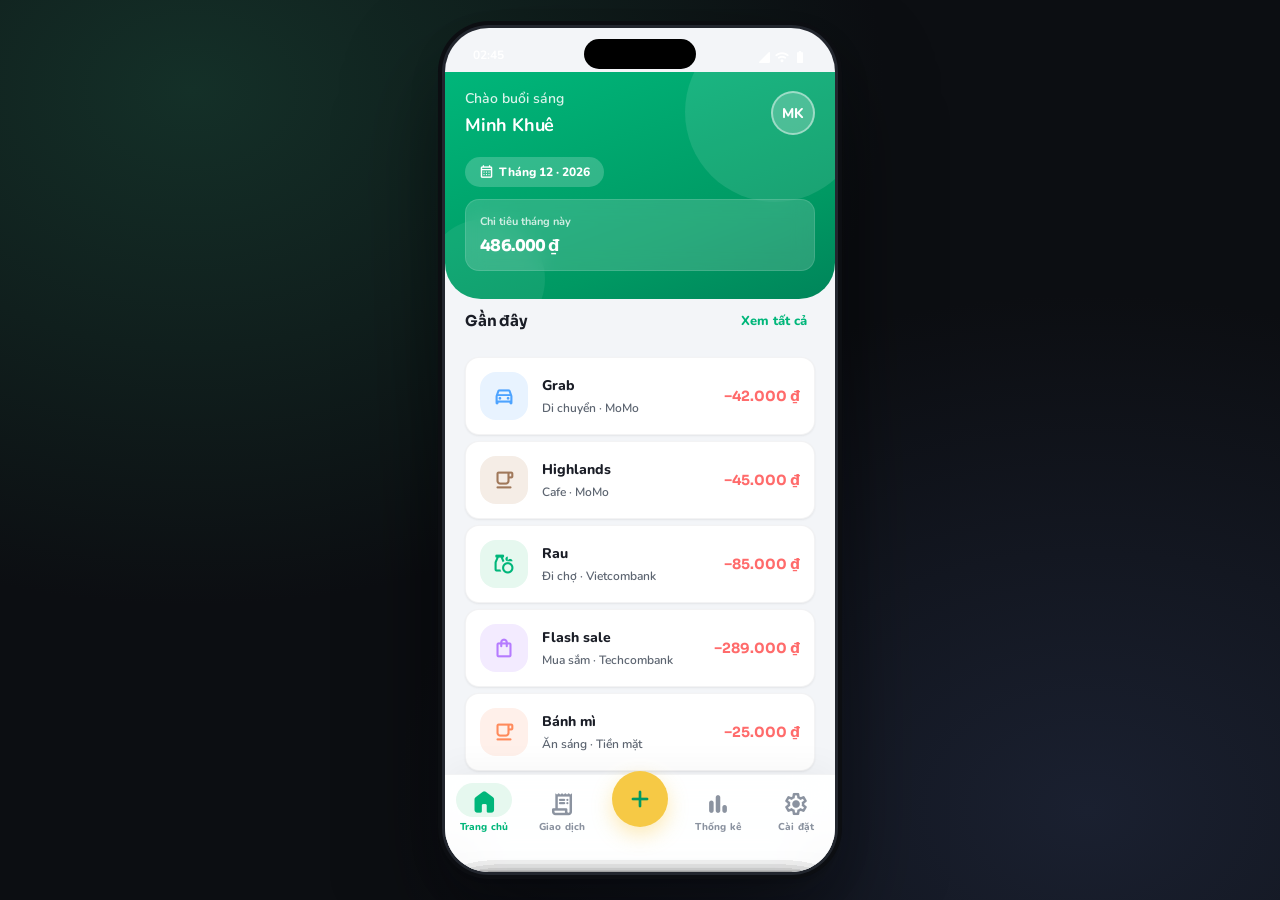
<file: index.html>
<!DOCTYPE html>
<html lang="vi">
<head>
  <meta charset="UTF-8" />
  <meta http-equiv="refresh" content="0; url=Demo/" />
  <meta name="viewport" content="width=device-width, initial-scale=1" />
  <title>Tiền Đây</title>
  <link rel="canonical" href="Demo/" />
  <script>location.replace('Demo/');</script>
</head>
<body>
  <p><a href="Demo/">Mở Tiền Đây</a></p>
</body>
</html>
</file>
<file: Demo/style.css>
/* ============================================================
   Tiền đâu nè — V2 fresh green + yellow accent (color only)
   ============================================================ */

:root {
  /* Brand — V2 bright emerald (baseline, do not darken) */
  --primary: #00B67A;
  --primary-dark: #009963;
  --primary-light: #7BD3C0;
  --primary-container: #E6F8EF;
  --primary-glow: rgba(0, 182, 122, 0.28);
  --secondary: #7BD3C0;
  --success: #00B67A;
  --warning: #FFB020;
  --warning-container: #FFF6E5;
  --warning-text: #C47E00;
  --expense: #FF6B6B;
  --expense-container: #FFECEC;
  --income: #00A3A1;
  --income-container: #E0F7F5;
  --accent: #FF8A5B;
  --accent-soft: #FFF0EA;
  --gold: #F6C945;
  --yellow: #F6C945;
  --yellow-soft: #FFF5CC;
  --yellow-text: #9A7400;
  --yellow-glow: rgba(246, 201, 69, 0.38);
  --text-on-yellow: var(--primary-dark);

  /* Surfaces — soft & airy (V2) */
  --bg: #F3F5F8;
  --bg-elevated: #FFFFFF;
  --card: #FFFFFF;
  --surface: #FFFFFF;
  --surface-variant: #EEF1F5;
  --divider: #E4E8EE;
  --overlay: rgba(26, 29, 38, 0.4);

  /* Text */
  --text: #1A1D26;
  --text-secondary: #5C6470;
  --text-tertiary: #8B93A0;
  --text-on-primary: #FFFFFF;
  --text-inverse: #FFFFFF;

  /* Elevation — soft, layered (Wallet-like) */
  --shadow-sm: 0 1px 2px rgba(26, 29, 38, 0.04), 0 1px 3px rgba(26, 29, 38, 0.03);
  --shadow-md: 0 4px 16px rgba(26, 29, 38, 0.06), 0 1px 4px rgba(26, 29, 38, 0.04);
  --shadow-lg: 0 16px 40px rgba(26, 29, 38, 0.1), 0 4px 12px rgba(26, 29, 38, 0.05);
  --shadow-fab: 0 8px 20px var(--yellow-glow);
  --border-subtle: 1px solid rgba(26, 29, 38, 0.05);

  /* Radius — friendlier, rounder */
  --radius-xs: 10px;
  --radius-sm: 14px;
  --radius-md: 18px;
  --radius-lg: 24px;
  --radius-xl: 32px;
  --radius-full: 999px;

  /* Spacing — generous (YNAB breathing room) */
  --space-xs: 4px;
  --space-sm: 8px;
  --space-md: 12px;
  --space-lg: 16px;
  --space-xl: 20px;
  --space-2xl: 28px;
  --space-3xl: 36px;
  --space-4xl: 48px;

  /* Phone */
  --phone-w: 390px;
  --phone-h: 844px;
  --nav-h: 76px;
  --safe-top: 44px;
  --safe-bottom: 22px;

  /* Motion — springy & delightful */
  --ease: cubic-bezier(0.4, 0, 0.2, 1);
  --ease-out: cubic-bezier(0.16, 1, 0.3, 1);
  --ease-spring: cubic-bezier(0.34, 1.45, 0.64, 1);
  --duration: 300ms;
  --duration-fast: 180ms;
  --duration-slow: 480ms;

  /* Typography — Nunito (friendly) + Sora (clear money) */
  --font: 'Nunito', 'Plus Jakarta Sans', system-ui, sans-serif;
  --font-display: 'Sora', 'Outfit', system-ui, sans-serif;
}

[data-theme="dark"] {
  --primary: #3DDBA0;
  --primary-dark: #7BD3C0;
  --primary-light: #A8E6D0;
  --primary-container: #0F2E24;
  --primary-glow: rgba(61, 219, 160, 0.3);
  --secondary: #7BD3C0;
  --success: #3DDBA0;
  --warning: #FFC857;
  --warning-container: #3A2E12;
  --expense: #FF8A8A;
  --expense-container: #3A1C1C;
  --income: #4ECDC4;
  --income-container: #0D2E2C;
  --accent: #FF9B76;
  --accent-soft: #3A2218;
  --gold: #FFD65A;
  --yellow: #FFD65A;
  --yellow-soft: #3A3214;
  --yellow-text: #F6C945;
  --yellow-glow: rgba(255, 214, 90, 0.4);
  --text-on-yellow: var(--primary-dark);
  --bg: #0E1116;
  --bg-elevated: #161A21;
  --card: #1A1F28;
  --surface: #1A1F28;
  --surface-variant: #242A35;
  --divider: #2C3440;
  --overlay: rgba(0, 0, 0, 0.6);
  --text: #F2F4F7;
  --text-secondary: #A0A8B4;
  --text-tertiary: #6B7482;
  --text-on-primary: #0A1A14;
  --shadow-sm: 0 1px 3px rgba(0, 0, 0, 0.35);
  --shadow-md: 0 6px 20px rgba(0, 0, 0, 0.4);
  --shadow-lg: 0 16px 40px rgba(0, 0, 0, 0.5);
  --shadow-fab: 0 8px 20px rgba(255, 214, 90, 0.32);
  --border-subtle: 1px solid rgba(255, 255, 255, 0.06);
}

*, *::before, *::after { box-sizing: border-box; margin: 0; padding: 0; }

html, body {
  height: 100%;
  font-family: var(--font);
  font-size: 15px;
  line-height: 1.5;
  color: var(--text);
  background: #0c0e12;
  -webkit-font-smoothing: antialiased;
  overflow: hidden;
}

button { font-family: inherit; border: none; background: none; cursor: pointer; color: inherit; }
input, select, textarea {
  font-family: inherit; font-size: inherit; color: inherit;
  border: none; outline: none; background: transparent;
}
img, svg { display: block; max-width: 100%; }
ul, ol { list-style: none; }
a { color: inherit; text-decoration: none; }

:focus { outline: none; }
:focus-visible { outline: 2px solid var(--primary); outline-offset: 2px; }

@media (prefers-reduced-motion: reduce) {
  *, *::before, *::after {
    animation-duration: 0.01ms !important;
    animation-iteration-count: 1 !important;
    transition-duration: 0.01ms !important;
  }
}

/* Material Symbols */
.ms {
  font-family: 'Material Symbols Rounded';
  font-weight: normal; font-style: normal; font-size: 24px; line-height: 1;
  display: inline-flex; align-items: center; justify-content: center;
  font-variation-settings: 'FILL' 0, 'wght' 500, 'GRAD' 0, 'opsz' 24;
  user-select: none;
}
.ms.fill { font-variation-settings: 'FILL' 1, 'wght' 500, 'GRAD' 0, 'opsz' 24; }
.ms.sm { font-size: 18px; }
.ms.md { font-size: 22px; }
.ms.lg { font-size: 28px; }
.ms.xl { font-size: 40px; }

/* ---------- Shell ---------- */
.app-shell {
  min-height: 100vh;
  display: flex; align-items: center; justify-content: center;
  padding: 24px;
  background:
    radial-gradient(ellipse at 15% 10%, #143028 0%, transparent 45%),
    radial-gradient(ellipse at 85% 90%, #1a2030 0%, transparent 45%),
    #0c0e12;
}

.phone {
  position: relative;
  width: var(--phone-w);
  height: var(--phone-h);
  max-height: calc(100vh - 48px);
  background: var(--bg);
  border-radius: 44px;
  box-shadow:
    0 0 0 3px #22262e,
    0 0 0 7px #0c0e12,
    var(--shadow-lg),
    0 48px 96px rgba(0, 0, 0, 0.55);
  overflow: hidden;
  display: flex; flex-direction: column;
  transition: background var(--duration) var(--ease);
}

.phone-notch {
  position: absolute; top: 11px; left: 50%; transform: translateX(-50%);
  width: 112px; height: 30px; background: #000; border-radius: 20px;
  z-index: 100; pointer-events: none;
}

.phone-status {
  position: absolute; top: 0; left: 0; right: 0; height: var(--safe-top);
  display: flex; align-items: flex-end; justify-content: space-between;
  padding: 0 28px 8px; font-size: 12px; font-weight: 700;
  color: var(--text); z-index: 90; pointer-events: none;
}
.phone-status.on-dark { color: #fff; }
.phone-status.on-dark .ms { color: #fff; }
.phone-status .status-icons { display: flex; gap: 4px; align-items: center; }
.phone-status .ms { font-size: 14px; }

.screens {
  flex: 1; position: relative; overflow: hidden; margin-top: var(--safe-top);
}

.screen {
  position: absolute; inset: 0;
  display: flex; flex-direction: column;
  opacity: 0; visibility: hidden;
  transform: translateY(12px) scale(0.985);
  transition:
    opacity var(--duration-slow) var(--ease-out),
    transform var(--duration-slow) var(--ease-out),
    visibility var(--duration-slow);
  pointer-events: none; background: var(--bg);
}
.screen.active {
  opacity: 1; visibility: visible;
  transform: translateY(0) scale(1);
  pointer-events: auto; z-index: 2;
}
.screen.slide-out-left {
  transform: translateY(-8px) scale(0.985); opacity: 0;
}

.screen-scroll {
  flex: 1; overflow-y: auto; overflow-x: hidden;
  -webkit-overflow-scrolling: touch;
  padding-bottom: calc(var(--nav-h) + var(--safe-bottom) + 28px);
  scrollbar-width: none;
}
.screen-scroll::-webkit-scrollbar { display: none; }
.screen.fullscreen .screen-scroll { padding-bottom: var(--safe-bottom); }

/* ---------- Type ---------- */
.h1 {
  font-family: var(--font-display);
  font-size: 26px; font-weight: 700; letter-spacing: -0.6px; line-height: 1.2;
  color: var(--text);
}
.h2 {
  font-family: var(--font-display);
  font-size: 22px; font-weight: 700; letter-spacing: -0.4px; line-height: 1.25;
}
.h3 { font-size: 17px; font-weight: 700; letter-spacing: -0.2px; }
.body { font-size: 15px; color: var(--text); }
.caption { font-size: 14px; color: var(--text-secondary); line-height: 1.55; }
.tiny { font-size: 11px; color: var(--text-tertiary); font-weight: 700; }
.amount {
  font-family: var(--font-display);
  font-weight: 700; letter-spacing: -0.6px;
  font-variant-numeric: tabular-nums;
}
.amount.income { color: var(--income); }
.amount.expense { color: var(--expense); }

/* ---------- Buttons ---------- */
.btn {
  position: relative;
  display: inline-flex; align-items: center; justify-content: center; gap: 8px;
  height: 54px; padding: 0 28px;
  border-radius: var(--radius-full);
  font-weight: 800; font-size: 15px;
  overflow: hidden;
  transition: transform var(--duration-fast) var(--ease-spring),
              box-shadow var(--duration) var(--ease),
              background var(--duration) var(--ease);
  user-select: none;
}
.btn:active { transform: scale(0.96); }
.btn-primary {
  background: var(--primary); color: var(--text-on-primary);
  box-shadow: 0 8px 24px var(--primary-glow);
}
.btn-primary:hover { background: var(--primary-dark); }
.btn-secondary { background: var(--primary-container); color: var(--primary-dark); }
.btn-outline {
  background: var(--card); border: 1.5px solid var(--divider); color: var(--text);
  box-shadow: var(--shadow-sm);
}
.btn-outline:hover { background: var(--surface-variant); }
.btn-ghost { background: transparent; color: var(--primary); height: 44px; padding: 0 14px; font-weight: 800; }
.btn-block { width: 100%; }
.btn-sm { height: 40px; padding: 0 18px; font-size: 13px; }
.btn-icon {
  width: 44px; height: 44px; padding: 0; border-radius: var(--radius-full);
  background: var(--surface-variant); color: var(--text);
  display: inline-flex; align-items: center; justify-content: center;
  transition: background var(--duration-fast) var(--ease), transform var(--duration-fast) var(--ease-spring);
}
.btn-icon:hover { background: var(--divider); }
.btn-icon:active { transform: scale(0.9); }

.ripple {
  position: absolute; border-radius: 50%;
  background: rgba(255, 255, 255, 0.35);
  transform: scale(0); animation: ripple-anim 600ms var(--ease); pointer-events: none;
}
[data-theme="dark"] .ripple { background: rgba(255, 255, 255, 0.12); }
.btn-outline .ripple, .btn-ghost .ripple, .btn-icon .ripple, .nav-item .ripple {
  background: rgba(0, 182, 122, 0.2);
}
@keyframes ripple-anim { to { transform: scale(4); opacity: 0; } }

/* ---------- Cards ---------- */
.card {
  background: var(--card);
  border-radius: var(--radius-md);
  box-shadow: var(--shadow-sm);
  border: var(--border-subtle);
  padding: var(--space-lg);
  transition: transform var(--duration) var(--ease), box-shadow var(--duration) var(--ease);
}
.card:hover { box-shadow: var(--shadow-md); transform: translateY(-2px); }
.card-flat { background: var(--surface-variant); box-shadow: none; border: none; }
.card-flat:hover { transform: none; box-shadow: none; }

.section { padding: 0 var(--space-xl); margin-bottom: var(--space-2xl); }
.section-header {
  display: flex; align-items: center; justify-content: space-between;
  margin-bottom: 14px;
}
.section-title {
  font-family: var(--font-display);
  font-size: 15px; font-weight: 700; color: var(--text); letter-spacing: -0.2px;
}
.link-btn {
  font-size: 13px; font-weight: 800; color: var(--primary);
  min-height: 44px; padding: 0 8px;
  display: inline-flex; align-items: center;
}

/* ---------- Splash ---------- */
#screen-splash {
  background: #00B67A;
  align-items: center;
  justify-content: center;
  padding:
    max(24px, env(safe-area-inset-top, 0px))
    max(24px, env(safe-area-inset-right, 0px))
    max(24px, env(safe-area-inset-bottom, 0px))
    max(24px, env(safe-area-inset-left, 0px));
}
#screen-splash .splash-content {
  display: flex;
  align-items: center;
  justify-content: center;
  width: 100%;
  max-width: 220px;
}
.splash-logo {
  display: block;
  width: min(168px, 42vw);
  height: auto;
  aspect-ratio: 1 / 1;
  object-fit: contain;
  object-position: center;
}

/* ---------- Onboarding ---------- */
.onboarding {
  display: flex; flex-direction: column; height: 100%;
  padding: var(--space-xl) var(--space-xl) var(--space-2xl);
}
.onboarding-top {
  display: flex; justify-content: space-between; align-items: center;
  padding-top: 4px;
}
.onboarding-progress {
  font-size: 12px; font-weight: 800; color: var(--text-tertiary);
  background: var(--surface-variant); padding: 6px 12px; border-radius: var(--radius-full);
}
.onboarding-slides { flex: 1; position: relative; overflow: hidden; }
.onboarding-slide {
  position: absolute; inset: 0;
  display: flex; flex-direction: column; align-items: center; justify-content: center;
  text-align: center; padding: 0 4px;
  opacity: 0; transform: translateX(48px) scale(0.96);
  transition: opacity var(--duration-slow) var(--ease-out), transform var(--duration-slow) var(--ease-out);
  pointer-events: none;
}
.onboarding-slide.active {
  opacity: 1; transform: translateX(0) scale(1); pointer-events: auto;
}
.onboarding-illust {
  width: 260px; height: 200px; border-radius: 36px;
  display: flex; align-items: center; justify-content: center;
  margin-bottom: var(--space-2xl);
  background: transparent;
  animation: illust-bob 3.5s var(--ease) infinite alternate;
}
.onboarding-illust img { width: 240px; height: 190px; margin: 0 !important; }
@keyframes illust-bob {
  from { transform: translateY(0); }
  to { transform: translateY(-6px); }
}
.onboarding-step {
  font-size: 12px; font-weight: 800; color: var(--primary);
  letter-spacing: 0.6px; text-transform: uppercase; margin-bottom: 10px;
}
.onboarding-slide .h1 { margin-bottom: 12px; font-size: 28px; }
.onboarding-slide .caption { font-size: 15px; max-width: 300px; }
.onboarding-dots {
  display: flex; gap: 4px; justify-content: center; margin: var(--space-xl) 0;
}
button.dot {
  border: none; background: transparent; padding: 12px 5px;
  display: flex; align-items: center; cursor: pointer;
}
button.dot::before {
  content: ''; width: 8px; height: 8px; border-radius: 4px;
  background: var(--divider); transition: all var(--duration) var(--ease-spring);
  display: block;
}
button.dot.active::before { width: 28px; background: var(--primary); }
.onboarding-actions { padding-bottom: 8px; }

/* ---------- Login ---------- */
.login {
  display: flex; flex-direction: column; height: 100%;
  padding: var(--space-xl) var(--space-xl) var(--space-2xl);
}
.login-hero {
  flex: 1; display: flex; flex-direction: column;
  align-items: center; justify-content: center; text-align: center; gap: 12px;
}
.login-hero img.hero-illust { width: 210px; height: 155px; }
.login-brand {
  display: flex; align-items: center; gap: 10px; margin-top: 4px;
}
.login-brand img { width: 42px; height: 42px; }
.login-brand span {
  font-family: var(--font-display); font-weight: 800; font-size: 24px; letter-spacing: -0.6px;
}
.login-hero .h1 { margin-top: 4px; }
.login-actions {
  display: flex; flex-direction: column; gap: 12px; padding-bottom: 8px;
}
.btn-social {
  background: var(--card); border: 1.5px solid var(--divider); color: var(--text);
  box-shadow: var(--shadow-sm); gap: 12px; font-weight: 800;
}
.btn-social:hover { background: var(--surface-variant); box-shadow: var(--shadow-md); }
.btn-social .social-icon { width: 22px; height: 22px; }
.btn-divider {
  display: flex; align-items: center; gap: 12px;
  color: var(--text-tertiary); font-size: 12px; font-weight: 700; margin: 2px 0;
}
.btn-divider::before, .btn-divider::after {
  content: ''; flex: 1; height: 1px; background: var(--divider);
}
.login-privacy {
  text-align: center; font-size: 11px; color: var(--text-tertiary);
  line-height: 1.5; padding: 0 8px; margin-top: 2px;
}

/* ---------- Bottom Nav ---------- */
.bottom-nav {
  position: absolute; bottom: 0; left: 0; right: 0;
  height: calc(var(--nav-h) + var(--safe-bottom));
  padding-bottom: var(--safe-bottom);
  background: rgba(255, 255, 255, 0.92);
  backdrop-filter: blur(20px); -webkit-backdrop-filter: blur(20px);
  border-top: var(--border-subtle);
  display: flex; align-items: stretch; z-index: 50;
  box-shadow: 0 -8px 32px rgba(26, 29, 38, 0.04);
  transform: translateY(100%);
  transition: transform var(--duration-slow) var(--ease-out);
  overflow: visible;
}
[data-theme="dark"] .bottom-nav {
  background: rgba(26, 31, 40, 0.94);
}
.bottom-nav.visible { transform: translateY(0); }

.nav-item {
  flex: 1; display: flex; flex-direction: column;
  align-items: center; justify-content: center; gap: 3px;
  position: relative; z-index: 1;
  color: var(--text-tertiary); min-height: 56px;
  transition: color var(--duration) var(--ease);
  overflow: hidden;
}
.nav-item .ms { font-size: 26px; transition: transform var(--duration) var(--ease-spring); }
.nav-item span.label { font-size: 10px; font-weight: 800; letter-spacing: 0.1px; }
.nav-item.active { color: var(--primary); }
.nav-item.active .ms {
  font-variation-settings: 'FILL' 1, 'wght' 500, 'GRAD' 0, 'opsz' 24;
  transform: translateY(-2px) scale(1.1);
}
.nav-item.active::before {
  content: ''; position: absolute; top: 8px;
  width: 56px; height: 34px; border-radius: 18px;
  background: var(--primary-container); z-index: -1;
}
.nav-indicator { display: none; }

.nav-fab-slot {
  flex: 1;
  display: flex;
  align-items: center;
  justify-content: center;
  position: relative;
  z-index: 2;
  overflow: visible;
  pointer-events: none;
}
.nav-fab {
  pointer-events: auto;
  width: 56px;
  height: 56px;
  border-radius: 50%;
  background: var(--yellow);
  color: var(--text-on-yellow);
  box-shadow: var(--shadow-fab);
  display: flex;
  align-items: center;
  justify-content: center;
  flex-shrink: 0;
  transform: translateY(-14px);
  transition: transform var(--duration) var(--ease-spring),
              box-shadow var(--duration) var(--ease);
}
.nav-fab:hover { transform: translateY(-14px) scale(1.06); }
.nav-fab:active { transform: translateY(-14px) scale(0.94); }
.nav-fab .ms { font-size: 28px; color: var(--text-on-yellow); font-variation-settings: 'FILL' 1, 'wght' 500, 'GRAD' 0, 'opsz' 24; }
@keyframes fab-pulse {
  0%, 100% { box-shadow: var(--shadow-fab); }
  50% { box-shadow: 0 8px 24px var(--yellow-glow), 0 0 0 8px rgba(246, 201, 69, 0.16); }
}
.nav-fab.pulse { animation: fab-pulse 1.5s var(--ease) 2; }

/* ---------- Home ---------- */
.home-header {
  padding: var(--space-lg) var(--space-xl) 28px;
  background: linear-gradient(160deg, #00B67A 0%, #009963 70%, #00855A 100%);
  border-radius: 0 0 36px 36px;
  color: #fff; position: relative; overflow: hidden;
}
.home-header::before {
  content: ''; position: absolute; top: -50px; right: -30px;
  width: 180px; height: 180px; border-radius: 50%;
  background: rgba(255, 255, 255, 0.1);
}
.home-header::after {
  content: ''; position: absolute; bottom: -40px; left: -20px;
  width: 120px; height: 120px; border-radius: 50%;
  background: rgba(255, 255, 255, 0.07);
}
.home-top {
  display: flex; align-items: center; justify-content: space-between;
  margin-bottom: 18px; position: relative; z-index: 1;
}
.home-greeting .caption { color: rgba(255, 255, 255, 0.85); font-weight: 600; }
.home-greeting .h3 { color: #fff; margin-top: 2px; font-size: 18px; }
.avatar {
  width: 44px; height: 44px; border-radius: 50%;
  background: rgba(255, 255, 255, 0.22);
  display: flex; align-items: center; justify-content: center;
  border: 2px solid rgba(255, 255, 255, 0.45);
  font-weight: 800; font-size: 14px; color: #fff;
  transition: transform var(--duration-fast) var(--ease-spring);
}
.avatar:active { transform: scale(0.92); }

.month-chip {
  display: inline-flex; align-items: center; gap: 5px;
  background: rgba(255, 255, 255, 0.2); color: #fff;
  font-size: 12px; font-weight: 800; padding: 7px 14px;
  border-radius: var(--radius-full); margin-bottom: 12px;
  position: relative; z-index: 1;
  border: none; font-family: inherit; cursor: pointer;
}
.month-chip .ms { font-size: 15px; }
.balance-label {
  font-size: 13px; color: rgba(255, 255, 255, 0.82); font-weight: 600;
  position: relative; z-index: 1;
}
.balance-row {
  display: flex; align-items: center; justify-content: space-between;
  gap: 12px; position: relative; z-index: 1; margin-bottom: 18px;
}
.balance-amount {
  font-family: var(--font-display);
  font-size: 36px; font-weight: 800; letter-spacing: -1.2px;
  margin: 4px 0 0;
}
.btn-eye {
  width: 42px; height: 42px; border-radius: 50%;
  background: rgba(255, 255, 255, 0.2); color: #fff;
  display: inline-flex; align-items: center; justify-content: center;
  flex-shrink: 0;
  transition: background var(--duration-fast) var(--ease);
}
.btn-eye:hover { background: rgba(255, 255, 255, 0.3); }

.balance-stats {
  display: grid; grid-template-columns: 1fr 1fr 1fr; gap: 8px;
  position: relative; z-index: 1;
}
.stat-pill {
  background: rgba(255, 255, 255, 0.16);
  backdrop-filter: blur(10px);
  border-radius: var(--radius-sm);
  padding: 12px 10px;
  display: flex; flex-direction: column; align-items: flex-start; gap: 2px;
  border: 1px solid rgba(255, 255, 255, 0.12);
}
.stat-pill .stat-icon {
  width: 24px; height: 24px; border-radius: 8px;
  background: rgba(255, 255, 255, 0.22);
  display: flex; align-items: center; justify-content: center; margin-bottom: 4px;
}
.stat-pill .stat-icon .ms { font-size: 14px; color: #fff; }
.stat-pill .tiny { color: rgba(255, 255, 255, 0.78); }
.stat-pill .amount { font-size: 13px; color: #fff; display: block; }

.quick-actions { display: none; }
.quick-actions-card {
  margin: -22px var(--space-xl) var(--space-xl);
  background: var(--card);
  border-radius: var(--radius-lg);
  box-shadow: var(--shadow-md);
  border: var(--border-subtle);
  padding: 18px 10px 16px;
  display: grid; grid-template-columns: repeat(4, 1fr); gap: 4px;
  position: relative; z-index: 5;
}
.quick-actions-card .quick-action {
  display: flex; flex-direction: column; align-items: center; gap: 8px;
}
.quick-actions-card .icon-wrap {
  width: 52px; height: 52px; border-radius: 16px;
  background: var(--primary-container);
  display: flex; align-items: center; justify-content: center;
  color: var(--primary);
  transition: transform var(--duration) var(--ease-spring), background var(--duration) var(--ease);
}
.quick-actions-card .quick-action:hover .icon-wrap {
  transform: translateY(-4px) scale(1.05);
}
.quick-actions-card .quick-action:active .icon-wrap { transform: scale(0.92); }
.quick-actions-card .label {
  font-size: 11px; font-weight: 800; color: var(--text-secondary);
}

.insight-banner {
  margin: 0 var(--space-xl) var(--space-xl);
  background: linear-gradient(135deg, var(--income-container), var(--primary-container));
  border-radius: var(--radius-md);
  padding: 16px 18px;
  display: flex; align-items: center; gap: 14px;
  border: var(--border-subtle);
}
.insight-banner .ms { color: var(--income); font-size: 28px; flex-shrink: 0; }
.insight-banner .title { font-weight: 800; font-size: 14px; margin-bottom: 3px; }
.insight-banner .body { font-size: 13px; color: var(--text-secondary); line-height: 1.45; }

/* ---------- Transactions ---------- */
@keyframes fade-up {
  from { opacity: 0; transform: translateY(12px); }
  to { opacity: 1; transform: translateY(0); }
}
.tx-list { display: flex; flex-direction: column; gap: 6px; }
.tx-item {
  display: flex; align-items: center; gap: 14px;
  padding: 14px;
  border-radius: var(--radius-sm);
  background: var(--card);
  box-shadow: var(--shadow-sm);
  border: var(--border-subtle);
  transition: transform var(--duration-fast) var(--ease), box-shadow var(--duration) var(--ease);
  cursor: pointer; position: relative; overflow: hidden;
  animation: fade-up 400ms var(--ease-out) both;
}
.tx-item:hover { box-shadow: var(--shadow-md); transform: translateY(-2px); }
.tx-item:active { transform: scale(0.985); }
.tx-icon {
  width: 48px; height: 48px; border-radius: 16px;
  display: flex; align-items: center; justify-content: center; flex-shrink: 0;
}
.tx-icon img { width: 28px; height: 28px; }
.tx-icon .ms { font-size: 22px; }
.tx-info { flex: 1; min-width: 0; }
.tx-info .title {
  font-weight: 800; font-size: 14px;
  white-space: nowrap; overflow: hidden; text-overflow: ellipsis;
}
.tx-info .meta { font-size: 12px; color: var(--text-secondary); margin-top: 3px; font-weight: 600; }
.tx-amount {
  font-family: var(--font-display); font-weight: 700; font-size: 14px; white-space: nowrap;
}
.tx-amount.income { color: var(--income); }
.tx-amount.expense { color: var(--expense); }

.tx-summary {
  display: grid; grid-template-columns: 1fr; gap: 10px;
  padding: 0 var(--space-xl) var(--space-lg);
}
.tx-summary-card {
  background: var(--card); border-radius: var(--radius-sm);
  padding: 14px 16px; box-shadow: var(--shadow-sm); border: var(--border-subtle);
}
.tx-summary-card .label {
  font-size: 11px; font-weight: 800; color: var(--text-tertiary);
  text-transform: uppercase; letter-spacing: 0.4px;
}
.tx-summary-card .val {
  font-family: var(--font-display); font-weight: 800; font-size: 17px; margin-top: 4px;
}
.tx-summary-card.income .val { color: var(--income); }
.tx-summary-card.expense .val { color: var(--expense); }

.page-header {
  display: flex; align-items: center; justify-content: space-between;
  padding: var(--space-md) var(--space-xl) var(--space-lg);
  background: var(--bg); position: sticky; top: 0; z-index: 10;
  gap: 8px;
}
.page-header .h2 { flex: 1; }
.page-header .trend-meta {
  display: flex; flex-direction: column; align-items: flex-end; gap: 2px;
}

.search-bar {
  display: flex; align-items: center; gap: 10px;
  background: var(--card); border: var(--border-subtle);
  border-radius: var(--radius-full); padding: 0 18px; height: 48px;
  margin: 0 var(--space-xl) var(--space-md);
  box-shadow: var(--shadow-sm);
  transition: box-shadow var(--duration) var(--ease);
}
.search-bar:focus-within { box-shadow: 0 0 0 2px var(--primary-light); }
.search-bar .ms { color: var(--text-tertiary); font-size: 22px; }
.search-bar input { flex: 1; height: 100%; font-size: 14px; font-weight: 600; }
.search-bar input::placeholder { color: var(--text-tertiary); font-weight: 600; }

.chips {
  display: flex; gap: 8px; padding: 0 var(--space-xl) var(--space-lg);
  overflow-x: auto; scrollbar-width: none;
}
.chips::-webkit-scrollbar { display: none; }
.chip {
  flex-shrink: 0; min-height: 40px; padding: 0 16px;
  border-radius: var(--radius-full);
  background: var(--card); border: 1.5px solid var(--divider);
  font-size: 13px; font-weight: 800; color: var(--text-secondary);
  display: inline-flex; align-items: center; gap: 6px;
  transition: all var(--duration-fast) var(--ease-spring);
  box-shadow: var(--shadow-sm);
}
.chip:hover { border-color: var(--primary-light); }
.chip.active {
  background: var(--primary); color: var(--text-on-primary);
  border-color: var(--primary); box-shadow: 0 4px 14px var(--primary-glow);
}
.chip .ms { font-size: 16px; }

.date-group { padding: 0 var(--space-xl); margin-bottom: var(--space-lg); }
.date-label {
  font-size: 12px; font-weight: 800; color: var(--text-tertiary);
  text-transform: uppercase; letter-spacing: 0.5px; margin-bottom: 8px; padding-left: 4px;
}
.date-label-row {
  display: flex; align-items: center; justify-content: space-between;
  margin-bottom: 10px; padding: 0 4px;
}
.date-label-row .date-label { margin: 0; }
.date-label-row .day-total {
  font-size: 12px; font-weight: 800; color: var(--text-secondary);
  font-variant-numeric: tabular-nums;
}

.tx-swipe-wrap {
  position: relative; border-radius: var(--radius-sm); overflow: hidden; margin-bottom: 6px;
}
.tx-swipe-actions {
  position: absolute; right: 0; top: 0; bottom: 0; display: flex; align-items: stretch;
}
.tx-swipe-actions button {
  width: 76px; background: var(--expense); color: #fff;
  font-size: 12px; font-weight: 800;
  display: flex; flex-direction: column; align-items: center; justify-content: center; gap: 2px;
}
.tx-swipe-actions button .ms { font-size: 20px; }
.tx-swipe-wrap .tx-item {
  position: relative; z-index: 1;
  transition: transform var(--duration) var(--ease); margin: 0;
}
.tx-swipe-wrap.open .tx-item { transform: translateX(-76px); }
.tx-item.swipeable::after { display: none; }

/* ---------- Budget ---------- */
.budget-summary {
  margin: 0 var(--space-xl) var(--space-lg);
  background: linear-gradient(140deg, #00B67A 0%, #009963 100%);
  border-radius: var(--radius-lg); padding: 22px; color: #fff;
  position: relative; overflow: hidden;
  box-shadow: 0 12px 32px var(--primary-glow);
}
.budget-summary::after {
  content: ''; position: absolute; right: -24px; top: -24px;
  width: 110px; height: 110px; border-radius: 50%;
  background: rgba(255, 255, 255, 0.12);
}
.budget-summary .label { font-size: 13px; opacity: 0.9; font-weight: 600; }
.budget-summary .big {
  font-family: var(--font-display); font-size: 24px; font-weight: 800;
  margin: 6px 0 14px; letter-spacing: -0.5px;
}
.budget-kpi {
  display: grid;
  grid-template-columns: 1fr 1fr;
  gap: 12px;
  position: relative;
  z-index: 1;
}
.budget-kpi-item .label {
  font-size: 12px;
  opacity: 0.88;
  font-weight: 600;
  margin-bottom: 2px;
}
.budget-kpi-item .val {
  font-family: var(--font-display);
  font-size: 16px;
  font-weight: 800;
}
.budget-summary-bar {
  height: 10px; background: rgba(255, 255, 255, 0.25);
  border-radius: 5px; overflow: hidden; margin-bottom: 10px;
}
.budget-summary-bar .fill {
  height: 100%; background: #fff; border-radius: 5px; width: 0;
  transition: width 900ms var(--ease-out);
}
.budget-summary .meta {
  display: flex; justify-content: space-between; font-size: 12px; opacity: 0.92; font-weight: 600;
}

.budget-context {
  display: flex; gap: 8px; padding: 0 var(--space-xl) var(--space-md); flex-wrap: wrap;
}
.context-chip {
  display: inline-flex; align-items: center; gap: 6px;
  background: var(--card); border: var(--border-subtle);
  border-radius: var(--radius-full); padding: 9px 14px;
  font-size: 12px; font-weight: 800; color: var(--text-secondary);
  box-shadow: var(--shadow-sm);
}
.context-chip .ms { font-size: 16px; color: var(--primary); }

.warning-banner {
  margin: 0 var(--space-xl) var(--space-lg);
  background: var(--warning-container);
  border-radius: var(--radius-sm); padding: 14px 16px;
  display: flex; gap: 12px; align-items: center;
  font-size: 13px; color: var(--text); font-weight: 600;
  border: 1px solid rgba(255, 176, 32, 0.25);
}
.warning-banner .ms { color: var(--warning); flex-shrink: 0; font-size: 24px; }

.budget-row { display: flex; flex-direction: column; gap: 10px; }
.budget-item {
  background: var(--card); border-radius: var(--radius-md);
  padding: 16px; box-shadow: var(--shadow-sm); border: var(--border-subtle);
  transition: box-shadow var(--duration) var(--ease), transform var(--duration) var(--ease);
  animation: fade-up 400ms var(--ease-out) both;
}
.budget-item:hover { box-shadow: var(--shadow-md); transform: translateY(-2px); }
.budget-item-top {
  display: flex; align-items: center; justify-content: space-between; margin-bottom: 10px;
}
.budget-item-left { display: flex; align-items: center; gap: 12px; }
.budget-cat-icon {
  width: 42px; height: 42px; border-radius: 14px;
  display: flex; align-items: center; justify-content: center;
}
.budget-cat-icon .ms { font-size: 20px; }
.progress-bar {
  height: 10px; background: var(--surface-variant); border-radius: 5px; overflow: hidden;
}
.progress-fill {
  height: 100%; border-radius: 5px; background: var(--primary);
  transition: width 900ms var(--ease-out); width: 0;
}
.progress-fill.warning { background: var(--warning); }
.progress-fill.danger { background: var(--expense); }
.budget-meta {
  display: flex; justify-content: space-between; margin-top: 8px;
  font-size: 12px; color: var(--text-secondary); font-weight: 700;
}

.status-badge {
  display: inline-flex; align-items: center;
  font-size: 10px; font-weight: 800; padding: 3px 9px;
  border-radius: var(--radius-full); text-transform: uppercase; letter-spacing: 0.3px;
}
.status-badge.ok { background: var(--primary-container); color: var(--primary-dark); }
.status-badge.warn { background: var(--warning-container); color: #C47E00; }
.status-badge.danger { background: var(--expense-container); color: var(--expense); }
[data-theme="dark"] .status-badge.warn { color: var(--warning); }

.goal-card {
  background: var(--card); border-radius: var(--radius-md);
  padding: 18px; box-shadow: var(--shadow-sm); border: var(--border-subtle);
  margin-bottom: 10px; display: flex; gap: 14px; align-items: flex-start;
  transition: box-shadow var(--duration) var(--ease), transform var(--duration) var(--ease);
  animation: fade-up 400ms var(--ease-out) both;
}
.goal-card:hover { box-shadow: var(--shadow-md); transform: translateY(-2px); }
.goal-icon {
  width: 52px; height: 52px; border-radius: 16px;
  background: var(--primary-container);
  display: flex; align-items: center; justify-content: center; flex-shrink: 0;
}
.goal-icon img { width: 34px; height: 34px; }
.goal-body { flex: 1; min-width: 0; }
.goal-body .title { font-weight: 800; font-size: 15px; }
.goal-body .meta { font-size: 12px; color: var(--text-secondary); margin: 3px 0 10px; font-weight: 600; }
.goal-body .progress-bar { height: 8px; }
.goal-amounts {
  display: flex; justify-content: space-between; margin-top: 8px;
  font-size: 12px; font-weight: 800;
}

/* ---------- Statistics ---------- */
.stats-insight {
  margin: 0 var(--space-xl) var(--space-lg);
  background: linear-gradient(140deg, #00B67A, #009963);
  border-radius: var(--radius-lg); padding: 20px 22px; color: #fff;
  position: relative; overflow: hidden;
  box-shadow: 0 12px 32px var(--primary-glow);
}
.stats-insight::after {
  content: ''; position: absolute; right: -20px; bottom: -20px;
  width: 100px; height: 100px; border-radius: 50%;
  background: rgba(255, 255, 255, 0.12);
}
.stats-insight .label { font-size: 13px; opacity: 0.88; font-weight: 600; }
.stats-insight .big {
  font-family: var(--font-display); font-size: 28px; font-weight: 800;
  margin: 6px 0 10px; letter-spacing: -0.6px;
}
.stats-insight .sub {
  font-size: 13px; opacity: 0.92; display: flex; align-items: center; gap: 6px; font-weight: 600;
}
.stats-insight .sub .ms { font-size: 18px; }

.period-tabs {
  display: flex; gap: 4px; background: var(--surface-variant);
  border-radius: var(--radius-full); padding: 4px;
  margin: 0 var(--space-xl) var(--space-lg);
}
.period-tab {
  flex: 1; height: 40px; border-radius: var(--radius-full);
  font-size: 13px; font-weight: 800; color: var(--text-secondary);
  transition: all var(--duration-fast) var(--ease-spring);
}
.period-tab.active {
  background: var(--card); color: var(--primary);
  box-shadow: var(--shadow-sm);
}

.compare-row {
  display: grid; grid-template-columns: 1fr; gap: 10px;
  margin: 0 var(--space-xl) var(--space-xl);
}
.compare-card {
  background: var(--card); border-radius: var(--radius-md);
  padding: 16px; box-shadow: var(--shadow-sm); border: var(--border-subtle);
}
.compare-card .label {
  font-size: 11px; font-weight: 800; color: var(--text-tertiary); text-transform: uppercase;
}
.compare-card .val {
  font-family: var(--font-display); font-weight: 800; font-size: 20px; margin-top: 4px;
}
.compare-card.income .val { color: var(--income); }
.compare-card.expense .val { color: var(--expense); }
.compare-card .delta { font-size: 11px; font-weight: 700; margin-top: 4px; color: var(--text-secondary); }

.chart-card {
  margin: 0 var(--space-xl) var(--space-xl);
  background: var(--card); border-radius: var(--radius-lg);
  padding: 22px; box-shadow: var(--shadow-sm); border: var(--border-subtle);
}
.chart-card .title {
  font-family: var(--font-display); font-weight: 700; font-size: 15px; margin-bottom: 18px;
}
.pie-wrap { display: flex; flex-direction: column; align-items: center; gap: 16px; }
.pie-chart {
  width: min(176px, 70vw); height: min(176px, 70vw); flex-shrink: 0; border-radius: 50%; position: relative;
  box-shadow: 0 8px 24px rgba(0, 182, 122, 0.15);
}
.pie-center {
  position: absolute; inset: 30px; background: var(--card); border-radius: 50%;
  display: flex; flex-direction: column; align-items: center; justify-content: center;
  box-shadow: inset 0 0 0 1px var(--divider);
}
.pie-center .amount { font-size: 15px; }
.pie-center .tiny { font-size: 10px; }
.pie-legend {
  width: 100%;
  display: grid;
  grid-template-columns: 1fr 1fr;
  gap: 12px 14px;
}
.legend-item { display: flex; align-items: flex-start; gap: 8px; font-size: 13px; min-width: 0; }
.legend-dot { width: 10px; height: 10px; border-radius: 4px; flex-shrink: 0; margin-top: 5px; }
.legend-copy { flex: 1; min-width: 0; }
.legend-head { display: flex; align-items: baseline; gap: 6px; }
.legend-item .name {
  flex: 1; min-width: 0; color: var(--text);
  font-weight: 700;
  white-space: nowrap; overflow: hidden; text-overflow: ellipsis;
}
.legend-item .amt { font-size: 11px; color: var(--text-tertiary); display: block; font-weight: 600; }
.pie-legend .caption { grid-column: 1 / -1; }

.bar-chart {
  display: flex; align-items: flex-end; justify-content: space-between;
  height: 150px; gap: 6px; padding-top: 8px;
}
.bar-col {
  flex: 1; display: flex; flex-direction: column; align-items: center;
  gap: 6px; height: 100%; justify-content: flex-end; position: relative;
}
.bar {
  width: 100%; max-width: 26px;
  border-radius: 8px 8px 4px 4px;
  background: var(--primary-light);
  transition: height 900ms var(--ease-out); min-height: 4px;
}
.bar.highlight {
  background: var(--primary);
  box-shadow: 0 4px 12px var(--primary-glow);
}
.bar-col .label { font-size: 10px; font-weight: 800; color: var(--text-tertiary); }
.bar-col .bar-val {
  font-size: 9px; font-weight: 800; color: var(--primary); margin-bottom: 2px;
}

.trend-badge {
  display: inline-flex; align-items: center; gap: 4px;
  padding: 5px 12px; border-radius: var(--radius-full);
  font-size: 12px; font-weight: 800;
}
.trend-badge.up { background: var(--expense-container); color: var(--expense); }
.trend-badge.down { background: var(--income-container); color: var(--income); }

.top-spend-item {
  display: flex; align-items: center; gap: 12px;
  padding: 12px 0; border-bottom: 1px solid var(--divider);
  animation: fade-up 400ms var(--ease-out) both;
}
.top-spend-item:last-child { border-bottom: none; }
.rank {
  width: 26px; height: 26px; border-radius: 9px;
  background: var(--surface-variant);
  display: flex; align-items: center; justify-content: center;
  font-size: 12px; font-weight: 800; color: var(--text-secondary); flex-shrink: 0;
}
.rank.gold { background: var(--yellow-soft); color: var(--yellow-text); }
.rank.silver { background: #ECEFF1; color: #546E7A; }
.rank.bronze { background: #FBE9E7; color: #D84315; }

/* ---------- Settings ---------- */
.profile-card {
  margin: 0 var(--space-xl) var(--space-xl);
  background: var(--card); border-radius: var(--radius-lg);
  padding: 20px; display: flex; align-items: center; gap: 16px;
  box-shadow: var(--shadow-sm); border: var(--border-subtle);
  cursor: pointer;
  transition: box-shadow var(--duration) var(--ease), transform var(--duration) var(--ease);
}
.profile-card:hover { box-shadow: var(--shadow-md); transform: translateY(-2px); }
.profile-avatar {
  width: 64px; height: 64px; border-radius: 50%;
  background: linear-gradient(135deg, var(--primary), var(--primary-dark));
  display: flex; align-items: center; justify-content: center;
  color: #fff; font-family: var(--font-display); font-size: 22px; font-weight: 800;
  flex-shrink: 0; box-shadow: 0 6px 16px var(--primary-glow);
}
.profile-info .name { font-weight: 800; font-size: 17px; }
.profile-info .email { font-size: 13px; color: var(--text-secondary); margin-top: 2px; font-weight: 600; }
.profile-card .edit-hint { font-size: 12px; color: var(--primary); font-weight: 800; margin-top: 4px; }

.settings-group {
  margin: 0 var(--space-xl) var(--space-xl);
  background: var(--card); border-radius: var(--radius-md);
  overflow: hidden; box-shadow: var(--shadow-sm); border: var(--border-subtle);
}
.settings-group-title {
  font-size: 11px; font-weight: 800; color: var(--text-tertiary);
  text-transform: uppercase; letter-spacing: 0.7px; padding: 14px 16px 8px;
}
.settings-item {
  display: flex; align-items: center; gap: 14px; padding: 14px 16px;
  transition: background var(--duration-fast) var(--ease); cursor: pointer;
  border-bottom: 1px solid var(--divider); min-height: 56px;
}
.settings-item:last-child { border-bottom: none; }
.settings-item:hover { background: var(--surface-variant); }
.settings-icon {
  width: 40px; height: 40px; border-radius: 12px;
  display: flex; align-items: center; justify-content: center; flex-shrink: 0;
}
.settings-icon .ms { font-size: 20px; }
.settings-icon.si-green { background: var(--primary-container); color: var(--primary); }
.settings-icon.si-blue { background: #E3F2FD; color: #1E88E5; }
.settings-icon.si-purple { background: #EDE7F6; color: #7E57C2; }
.settings-icon.si-orange { background: var(--warning-container); color: #FB8C00; }
.settings-icon.si-teal { background: var(--income-container); color: var(--income); }
.settings-icon.si-indigo { background: #E8EAF6; color: #5C6BC0; }
.settings-icon.si-pink { background: #FCE4EC; color: #EC407A; }
.settings-icon.si-red { background: var(--expense-container); color: var(--expense); }
[data-theme="dark"] .settings-icon.si-blue { background: #1A2A3A; color: #64B5F6; }
[data-theme="dark"] .settings-icon.si-purple { background: #2A1F3A; color: #B39DDB; }
[data-theme="dark"] .settings-icon.si-indigo { background: #1E2238; color: #9FA8DA; }
[data-theme="dark"] .settings-icon.si-pink { background: #3A1A28; color: #F48FB1; }
.settings-item .label { flex: 1; font-weight: 800; font-size: 14px; }
.settings-item .value { font-size: 13px; color: var(--text-secondary); margin-right: 4px; font-weight: 700; }
.settings-item .ms.chevron { color: var(--text-tertiary); font-size: 20px; }

.toggle {
  width: 52px; height: 32px; border-radius: 16px;
  background: var(--divider); position: relative;
  transition: background var(--duration) var(--ease); flex-shrink: 0; cursor: pointer;
}
.toggle::after {
  content: ''; position: absolute; top: 3px; left: 3px;
  width: 26px; height: 26px; border-radius: 50%;
  background: #fff; box-shadow: var(--shadow-sm);
  transition: transform var(--duration) var(--ease-spring);
}
.toggle.on { background: var(--primary); }
.toggle.on::after { transform: translateX(20px); }

.btn-logout {
  margin: 8px var(--space-xl) 24px;
  height: 50px; width: calc(100% - 40px);
  border-radius: var(--radius-full);
  border: 1.5px solid var(--expense-container);
  color: var(--expense); font-weight: 800; font-size: 14px;
  background: var(--expense-container);
  transition: transform var(--duration-fast) var(--ease);
}
.btn-logout:active { transform: scale(0.97); }

/* ---------- Tip / Bills ---------- */
.tip-card {
  background: linear-gradient(135deg, var(--accent-soft), var(--warning-container));
  border-radius: var(--radius-md); padding: 18px;
  display: flex; gap: 14px; align-items: flex-start;
  border: var(--border-subtle);
}
.tip-card .ms { color: var(--accent); font-size: 30px; flex-shrink: 0; }
.tip-card .title { font-weight: 800; font-size: 14px; margin-bottom: 4px; }
.tip-card .body { font-size: 13px; color: var(--text-secondary); line-height: 1.5; font-weight: 600; }

.bill-item {
  display: flex; align-items: center; gap: 12px; padding: 14px;
  background: var(--card); border-radius: var(--radius-sm);
  box-shadow: var(--shadow-sm); border: var(--border-subtle); margin-bottom: 8px;
  animation: fade-up 400ms var(--ease-out) both;
}
.bill-date {
  width: 48px; height: 48px; border-radius: 14px;
  background: var(--warning-container); color: #C47E00;
  display: flex; flex-direction: column; align-items: center; justify-content: center;
  flex-shrink: 0;
}
.bill-date .day { font-size: 17px; font-weight: 800; line-height: 1; font-family: var(--font-display); }
.bill-date .mon { font-size: 9px; font-weight: 800; text-transform: uppercase; }
.bill-info { flex: 1; }
.bill-info .title { font-weight: 800; font-size: 14px; }
.bill-info .meta { font-size: 12px; color: var(--text-secondary); font-weight: 600; }
.bill-item .btn-pay {
  height: 34px; padding: 0 14px; border-radius: var(--radius-full);
  background: var(--primary-container); color: var(--primary-dark);
  font-size: 12px; font-weight: 800; flex-shrink: 0;
}

/* ---------- Bottom Sheet ---------- */
.sheet-overlay {
  position: absolute; inset: 0; background: var(--overlay); z-index: 60;
  opacity: 0; visibility: hidden;
  transition: opacity var(--duration) var(--ease), visibility var(--duration);
}
.sheet-overlay.open { opacity: 1; visibility: visible; }
.bottom-sheet {
  position: absolute; left: 0; right: 0; bottom: 0; max-height: 92%;
  background: var(--card);
  border-radius: var(--radius-xl) var(--radius-xl) 0 0;
  z-index: 70; transform: translateY(100%);
  transition: transform var(--duration-slow) var(--ease-out);
  display: flex; flex-direction: column; box-shadow: var(--shadow-lg);
}
.bottom-sheet.open { transform: translateY(0); }
.sheet-handle {
  width: 40px; height: 5px; background: var(--divider);
  border-radius: 3px; margin: 12px auto 8px; flex-shrink: 0;
}
.sheet-header {
  display: flex; align-items: center; justify-content: space-between;
  padding: 8px var(--space-xl) 16px;
}
.sheet-body {
  flex: 1;
  min-height: 0;
  overflow-y: auto;
  padding: 0 var(--space-xl) var(--space-xl);
  scrollbar-width: none;
  -webkit-overflow-scrolling: touch;
}
.sheet-body::-webkit-scrollbar { display: none; }
.sheet-footer {
  flex-shrink: 0;
  padding: 14px var(--space-xl) calc(var(--safe-bottom) + 14px);
  border-top: 1px solid var(--divider);
  background: var(--card);
}

.form-group { margin-bottom: 20px; }
.form-label {
  display: block; font-size: 12px; font-weight: 800; color: var(--text-secondary);
  margin-bottom: 8px; text-transform: uppercase; letter-spacing: 0.5px;
}
.form-input {
  width: 100%; height: 54px; background: var(--surface-variant);
  border-radius: var(--radius-sm); padding: 0 16px;
  font-size: 15px; font-weight: 700;
  transition: box-shadow var(--duration-fast) var(--ease);
}
.form-input:focus { box-shadow: 0 0 0 2px var(--primary-light); }
.amount-input-wrap { position: relative; }
.amount-input-wrap .currency {
  position: absolute; left: 18px; top: 50%; transform: translateY(-50%);
  font-family: var(--font-display); font-weight: 800; font-size: 22px; color: var(--primary);
}
.amount-input-wrap .form-input {
  height: 72px; padding-left: 48px;
  font-family: var(--font-display); font-size: 32px; font-weight: 800; letter-spacing: -1px;
}
.quick-amounts { display: flex; gap: 8px; flex-wrap: wrap; margin-top: 12px; }
.quick-amt {
  height: 38px; padding: 0 16px; border-radius: var(--radius-full);
  background: var(--surface-variant); font-size: 13px; font-weight: 800;
  color: var(--text-secondary);
  transition: all var(--duration-fast) var(--ease-spring);
}
.quick-amt:hover, .quick-amt:active {
  background: var(--primary-container); color: var(--primary-dark);
  transform: scale(1.05);
}
.quick-amt.active {
  background: var(--primary);
  color: var(--text-on-primary);
  box-shadow: 0 4px 14px var(--primary-glow);
}
.quick-amt.active:hover, .quick-amt.active:active {
  background: var(--primary);
  color: var(--text-on-primary);
  transform: none;
}

.type-toggle {
  display: grid; grid-template-columns: 1fr 1fr; gap: 8px;
  background: var(--surface-variant); padding: 5px; border-radius: var(--radius-sm);
  margin-bottom: 20px;
}
.type-btn {
  height: 44px; border-radius: 12px; font-weight: 800; font-size: 14px;
  color: var(--text-secondary); transition: all var(--duration-fast) var(--ease-spring);
}
.type-btn.active.expense { background: var(--expense-container); color: var(--expense); }
.type-btn.active.income { background: var(--income-container); color: var(--income); }

.category-grid {
  display: grid;
  grid-template-columns: repeat(4, minmax(0, 1fr));
  gap: 10px;
  width: 100%;
}
.cat-option {
  display: flex; flex-direction: column; align-items: center; gap: 6px;
  padding: 12px 2px; border-radius: var(--radius-sm);
  border: 2px solid transparent; transition: all var(--duration-fast) var(--ease-spring);
  cursor: pointer;
  min-width: 0;
  overflow: hidden;
}
.cat-option:hover { background: var(--surface-variant); }
.cat-option.active {
  border-color: var(--primary); background: var(--primary-container);
  transform: scale(1.04);
}
.cat-option .icon {
  width: 44px; height: 44px; border-radius: 14px;
  display: flex; align-items: center; justify-content: center;
}
.cat-option .icon .ms { font-size: 22px; }
.cat-option .name {
  font-size: 11px;
  font-weight: 800;
  color: var(--text-secondary);
  text-align: center;
  line-height: 1.25;
  max-width: 100%;
  overflow: hidden;
  display: -webkit-box;
  -webkit-line-clamp: 2;
  -webkit-box-orient: vertical;
  white-space: normal;
}
.form-row { display: grid; grid-template-columns: 1fr 1fr; gap: 12px; }
.attach-row { display: flex; gap: 10px; }
.attach-btn {
  flex: 1; height: 52px; border-radius: var(--radius-sm);
  background: var(--surface-variant);
  display: flex; align-items: center; justify-content: center; gap: 8px;
  font-size: 13px; font-weight: 800; color: var(--text-secondary);
  transition: background var(--duration-fast) var(--ease);
}
.attach-btn:hover { background: var(--divider); }
.attach-btn .ms { font-size: 22px; color: var(--primary); }
select.form-input {
  appearance: none;
  background-image: url("data:image/svg+xml,%3Csvg xmlns='http://www.w3.org/2000/svg' width='20' height='20' viewBox='0 0 24 24' fill='%238B93A0'%3E%3Cpath d='M7 10l5 5 5-5z'/%3E%3C/svg%3E");
  background-repeat: no-repeat; background-position: right 14px center; padding-right: 40px;
}

/* ---------- Empty / Toast / Dialog ---------- */
.empty-state {
  display: flex; flex-direction: column; align-items: center; justify-content: center;
  text-align: center; padding: 48px 32px; gap: 12px;
  background: var(--card); border-radius: var(--radius-lg);
  margin: 8px var(--space-xl); box-shadow: var(--shadow-sm); border: var(--border-subtle);
}
.empty-state img { width: 160px; height: 130px; margin-bottom: 8px; }
.empty-state .h3 { margin-top: 4px; }
.empty-state .caption { max-width: 240px; }
#tx-empty.hidden { display: none !important; }

.toast {
  position: absolute;
  bottom: calc(var(--nav-h) + var(--safe-bottom) + 84px);
  left: 50%; transform: translateX(-50%) translateY(20px);
  background: #1A1D26; color: #fff; padding: 14px 22px;
  border-radius: var(--radius-full); font-size: 13px; font-weight: 800;
  z-index: 80; opacity: 0; visibility: hidden;
  transition: all var(--duration) var(--ease-out);
  max-width: calc(100% - 48px); text-align: center; line-height: 1.35;
  box-shadow: var(--shadow-md);
}
.toast.show {
  opacity: 1; visibility: visible; transform: translateX(-50%) translateY(0);
}

.dialog-overlay {
  position: absolute; inset: 0; background: var(--overlay); z-index: 80;
  display: flex; align-items: center; justify-content: center; padding: 32px;
  opacity: 0; visibility: hidden;
  transition: opacity var(--duration) var(--ease), visibility var(--duration);
}
.dialog-overlay.open { opacity: 1; visibility: visible; }
.dialog {
  background: var(--card); border-radius: var(--radius-lg); padding: 28px;
  width: 100%; max-width: 300px; box-shadow: var(--shadow-lg);
  transform: scale(0.9) translateY(12px);
  transition: transform var(--duration) var(--ease-out); text-align: center;
}
.dialog-overlay.open .dialog { transform: scale(1) translateY(0); }
.dialog .ms.xl { color: var(--primary); margin-bottom: 14px; }
.dialog .h3 { margin-bottom: 8px; }
.dialog .caption { margin-bottom: 22px; line-height: 1.5; }
.dialog-actions { display: flex; gap: 10px; }
.dialog-actions .btn { flex: 1; height: 48px; }

/* ---------- Utils ---------- */
.hidden { display: none !important; }
.mt-sm { margin-top: var(--space-sm); }
.mt-md { margin-top: var(--space-md); }
.mt-lg { margin-top: var(--space-lg); }
.mb-lg { margin-bottom: var(--space-lg); }
.text-center { text-align: center; }
.flex { display: flex; }
.flex-1 { flex: 1; }
.gap-sm { gap: var(--space-sm); }
.gap-md { gap: var(--space-md); }
.items-center { align-items: center; }
.justify-between { justify-content: space-between; }
.w-full { width: 100%; }

.tx-list .tx-item:nth-child(1), .budget-row .budget-item:nth-child(1) { animation-delay: 40ms; }
.tx-list .tx-item:nth-child(2), .budget-row .budget-item:nth-child(2) { animation-delay: 80ms; }
.tx-list .tx-item:nth-child(3), .budget-row .budget-item:nth-child(3) { animation-delay: 120ms; }
.tx-list .tx-item:nth-child(4), .budget-row .budget-item:nth-child(4) { animation-delay: 160ms; }
.tx-list .tx-item:nth-child(5), .budget-row .budget-item:nth-child(5) { animation-delay: 200ms; }

@media (max-width: 440px) {
  html, body {
    width: 100%;
    height: 100%;
    height: 100dvh;
    overflow: hidden;
  }
  .app-shell {
    padding: 0;
    margin: 0;
    background: var(--bg);
    min-height: 100dvh;
    height: 100dvh;
    display: block;
  }
  .phone {
    position: fixed;
    inset: 0;
    width: 100%;
    height: 100%;
    height: 100dvh;
    max-height: none;
    min-height: 100dvh;
    border-radius: 0;
    box-shadow: none;
  }
  .phone-notch { display: none; }
  .phone-status { padding: 0 20px 6px; }
  .screens {
    height: calc(100% - var(--safe-top));
    min-height: 0;
  }
}

/* ============================================================
   VERSION B — Home hierarchy & calm layout
   ============================================================ */
.home-header-b {
  padding-bottom: 28px;
}
.home-header-b .balance-label,
.home-header-b #balance-row,
#screen-home .home-goal-section,
#screen-home #home-goal {
  display: none !important;
}
.home-metrics {
  display: grid;
  grid-template-columns: 1fr;
  gap: 10px;
  position: relative;
  z-index: 1;
}
.home-metric {
  background: rgba(255, 255, 255, 0.16);
  backdrop-filter: blur(10px);
  border-radius: var(--radius-sm);
  padding: 14px 14px 12px;
  border: 1px solid rgba(255, 255, 255, 0.12);
}
.home-metric .tiny {
  color: rgba(255, 255, 255, 0.78);
  margin-bottom: 4px;
}
.home-metric .amount {
  font-size: 16px;
  font-weight: 800;
  color: #fff;
  font-family: var(--font-display);
}
.home-metric .amount.negative {
  color: #FFD4D4;
}

.home-goal-section {
  margin-top: 8px;
}
.home-goal-empty {
  background: var(--card);
  border-radius: var(--radius-md);
  padding: 18px;
  border: var(--border-subtle);
  box-shadow: var(--shadow-sm);
  text-align: center;
}
.home-goal-empty .caption {
  margin-bottom: 12px;
}

.goal-actions {
  display: flex;
  align-items: center;
  gap: 6px;
  margin-top: 12px;
}
.goal-actions .btn-sm {
  height: 36px;
  padding: 0 12px;
  font-size: 12px;
}

.empty-inline {
  padding: 8px 0 4px;
}

.custom-date-row {
  display: grid;
  grid-template-columns: 1fr 1fr;
  gap: 10px;
  padding: 0 var(--space-xl) 12px;
}
.custom-date-row .form-input {
  font-size: 13px;
  height: 44px;
}

.sheet-footer-row {
  display: flex;
  gap: 10px;
}
.sheet-footer-row .btn {
  height: 52px;
}

.detail-amount {
  font-family: var(--font-display);
  font-size: 32px;
  font-weight: 800;
  text-align: center;
  margin: 8px 0 4px;
}
.detail-amount.income { color: var(--income); }
.detail-amount.expense { color: var(--expense); }
.detail-title {
  text-align: center;
  font-weight: 800;
  font-size: 17px;
  margin-bottom: 20px;
}
.detail-rows {
  display: flex;
  flex-direction: column;
  gap: 0;
  background: var(--surface-variant);
  border-radius: var(--radius-md);
  overflow: hidden;
}
.detail-row {
  display: flex;
  justify-content: space-between;
  gap: 12px;
  padding: 14px 16px;
  border-bottom: 1px solid var(--divider);
  font-size: 14px;
}
.detail-row:last-child { border-bottom: none; }
.detail-row span { color: var(--text-secondary); font-weight: 600; }
.detail-row strong { font-weight: 800; text-align: right; }

.trend-badge.up {
  background: var(--expense-container);
  color: var(--expense);
}
.budget-summary-bar .fill.warning { background: var(--warning); }
.budget-summary-bar .fill.danger { background: var(--expense); }

.salary-summary { margin-bottom: 8px; }
.finance-salary-card {
  background: var(--surface);
  border: var(--border-subtle);
  border-radius: var(--radius-lg);
  padding: 16px 18px;
  box-shadow: var(--shadow-sm);
}
.finance-salary-card .label { font-size: 13px; color: var(--text-secondary); font-weight: 600; }
.finance-salary-card .big { margin-top: 6px; font-size: 22px; font-weight: 800; color: var(--income); }
.finance-note { margin-top: 12px; opacity: 0.85; line-height: 1.45; }

.upcoming-card {
  background: var(--card);
  border-radius: var(--radius-lg);
  box-shadow: var(--shadow-sm);
  overflow: hidden;
}
.upcoming-row {
  display: flex;
  align-items: center;
  gap: 12px;
  padding: 14px 16px;
  cursor: pointer;
  min-width: 0;
}
.upcoming-row + .upcoming-row,
.upcoming-see-all {
  border-top: 1px solid var(--divider);
}
.upcoming-icon {
  width: 40px; height: 40px; border-radius: 12px; flex-shrink: 0;
  background: var(--surface-variant);
  display: flex; align-items: center; justify-content: center;
  color: var(--text-secondary);
}
.upcoming-icon .ms { font-size: 22px; }
.upcoming-info { flex: 1; min-width: 0; }
.upcoming-info .title {
  font-weight: 700; font-size: 15px;
  white-space: nowrap; overflow: hidden; text-overflow: ellipsis;
}
.upcoming-info .meta {
  font-size: 12px; font-weight: 600; color: var(--text-secondary); margin-top: 2px;
}
.upcoming-info .meta.paid { color: var(--income); }
.upcoming-amount {
  font-family: var(--font-display); font-weight: 700; font-size: 15px;
  white-space: nowrap; margin-left: 8px;
}
.upcoming-empty {
  padding: 18px 16px;
  font-size: 14px; font-weight: 600; color: var(--text-secondary);
}
.upcoming-see-all {
  padding: 14px 16px;
  text-align: right;
  font-size: 13px; font-weight: 800; color: var(--primary);
  cursor: pointer;
  min-height: 44px;
}
.upcoming-summary { display: flex; align-items: baseline; gap: 12px; margin-top: 10px; }
.upcoming-summary .label { flex: 1; font-weight: 600; font-size: 14px; color: var(--text-secondary); }
.upcoming-summary .val { font-family: var(--font-display); font-weight: 700; font-size: 16px; }
.upcoming-summary.emphasize .label { font-size: 15px; }
.upcoming-summary.emphasize .val { font-size: 18px; }
.upcoming-hint { margin-top: 6px; font-size: 12px; font-weight: 600; color: var(--text-tertiary); }
.upcoming-detail-amount {
  font-family: var(--font-display); font-weight: 800; font-size: 24px; margin: 8px 0;
}
.sheet-footer-col {
  display: flex;
  flex-direction: column;
  gap: 10px;
}
.pin-input {
  text-align: center;
  letter-spacing: 0.35em;
  font-size: 22px;
  font-weight: 650;
}

/* Hide legacy A-only patterns if leftover classes appear */
.quick-actions-card,
.insight-banner,
.tip-card { display: none !important; }

#detail-sheet,
#budget-sheet,
#goal-sheet,
#finance-pin-sheet,
#finance-pin-change-sheet,
#salary-sheet,
#upcoming-all-sheet,
#upcoming-detail-sheet,
#upcoming-manage-sheet,
#upcoming-edit-sheet {
  z-index: 70;
}

/* ============================================================
   V3 — Add Transaction (layout locked, Tiền Đây style)
   ============================================================ */
.add-sheet-v3 {
  max-height: 100%;
  height: 100%;
  border-radius: 0;
  padding-top: var(--safe-top);
  overflow: hidden;
  min-height: 0;
}
.add-sheet-v3 .sheet-header-back {
  justify-content: flex-start;
  gap: 8px;
  padding: 10px 12px 12px;
  flex-shrink: 0;
}
.add-sheet-v3 .sheet-header-back .h3 {
  flex: 1;
  text-align: center;
  margin: 0;
}
.add-sheet-v3 .header-spacer {
  width: 44px;
  flex-shrink: 0;
}
.amount-hero .amount-input-wrap {
  position: relative;
  width: 100%;
  box-sizing: border-box;
}
.amount-hero .amount-input-wrap .currency {
  position: absolute;
  left: 16px;
  top: 50%;
  transform: translateY(-50%);
  z-index: 1;
  pointer-events: none;
  font-family: var(--font-display);
  font-weight: 800;
  font-size: 20px;
  color: var(--primary);
  line-height: 1;
}
.amount-hero .amount-input-wrap .form-input {
  width: 100% !important;
  height: 72px !important;
  padding: 0 16px 0 40px !important;
  margin: 0 !important;
  background: var(--surface-variant) !important;
  border-radius: var(--radius-sm) !important;
  font-family: var(--font-display);
  font-size: 32px;
  font-weight: 800;
  letter-spacing: -1px;
  color: var(--text);
  box-shadow: none;
}
.amount-hero .amount-input-wrap .form-input:focus {
  box-shadow: 0 0 0 2px var(--primary-light) !important;
  outline: none;
}
#screen-statistics .compare-card.income,
#screen-transactions .tx-summary-card.income {
  display: none !important;
}
.add-sheet-v3 .quick-amounts {
  display: grid;
  grid-template-columns: repeat(5, 1fr);
  gap: 8px;
  margin-top: 12px;
  flex-wrap: nowrap;
}
.add-sheet-v3 .quick-amt {
  width: 100%;
  padding: 0 4px;
}
.label-row {
  display: flex;
  align-items: center;
  justify-content: space-between;
  margin-bottom: 8px;
}
.label-row .form-label { margin-bottom: 0; }
.detail-chips {
  padding: 0;
  flex-wrap: wrap;
  overflow: visible;
}
.detail-chips .chip {
  flex-shrink: 0;
}
.pay-select {
  width: 100%;
  height: 54px;
  background: var(--surface-variant);
  border-radius: var(--radius-sm);
  padding: 0 16px;
  display: flex;
  align-items: center;
  justify-content: space-between;
  font-size: 15px;
  font-weight: 700;
}
.pay-select .ms { color: var(--text-tertiary); }
.pay-menu {
  margin-top: 8px;
  background: var(--card);
  border-radius: var(--radius-sm);
  box-shadow: var(--shadow-md);
  border: var(--border-subtle);
  overflow: hidden;
}
.pay-option {
  width: 100%;
  display: flex;
  align-items: center;
  gap: 10px;
  padding: 14px 16px;
  font-size: 15px;
  font-weight: 700;
  text-align: left;
  border-bottom: 1px solid var(--divider);
}
.pay-option:last-child { border-bottom: none; }
.pay-option .ms.check { color: var(--primary); font-size: 20px; }
.pay-option .grow { flex: 1; }
.pay-option-add {
  color: var(--primary);
  font-weight: 800;
}
.pay-option .pay-edit {
  width: 32px;
  height: 32px;
  border-radius: 8px;
  color: var(--text-tertiary);
}
.manage-row {
  display: flex;
  align-items: center;
  justify-content: space-between;
  padding: 14px 4px;
  border-bottom: 1px solid var(--divider);
  font-weight: 800;
  font-size: 15px;
}
.detail-manage-header {
  display: flex;
  align-items: center;
  gap: 12px;
  margin-bottom: 8px;
  padding: 10px 12px;
  border-radius: var(--radius-sm);
  background: var(--surface-variant);
}
.detail-manage-icon {
  width: 40px;
  height: 40px;
  border-radius: 12px;
  display: flex;
  align-items: center;
  justify-content: center;
  flex-shrink: 0;
}
.detail-manage-icon .ms { font-size: 22px; }
.detail-manage-name {
  font-family: var(--font-display);
  font-size: 18px;
  font-weight: 800;
  line-height: 1.2;
}
.nested-sheet {
  z-index: 80;
}
.icon-picker {
  display: grid;
  grid-template-columns: repeat(4, 1fr);
  gap: 10px;
}
.icon-pick {
  display: flex;
  align-items: center;
  justify-content: center;
  height: 52px;
  border-radius: var(--radius-sm);
  border: 2px solid transparent;
  cursor: pointer;
}
.icon-pick.active {
  border-color: var(--primary);
  background: var(--primary-container);
}
.icon-pick .ms { font-size: 22px; }
.manage-row-left {
  display: flex;
  align-items: center;
  gap: 10px;
}
.manage-row-left .ms { font-size: 22px; }
.manage-row-actions,
.manage-move {
  display: flex;
  align-items: center;
  gap: 2px;
  flex-shrink: 0;
}
.manage-move .btn-icon[aria-disabled="true"] {
  opacity: 0.35;
  pointer-events: none;
}
.pay-option .pay-meta {
  display: flex;
  flex-direction: column;
  align-items: flex-start;
  gap: 2px;
  flex: 1;
}
.pay-option .pay-type {
  font-size: 12px;
  font-weight: 600;
  color: var(--text-tertiary);
}
.month-pick {
  width: 100%;
  display: flex;
  align-items: center;
  justify-content: space-between;
  padding: 14px 8px;
  border-bottom: 1px solid var(--divider);
  font-weight: 800;
  font-size: 15px;
  text-align: left;
}
.month-pick.active { color: var(--primary); }
</file>
